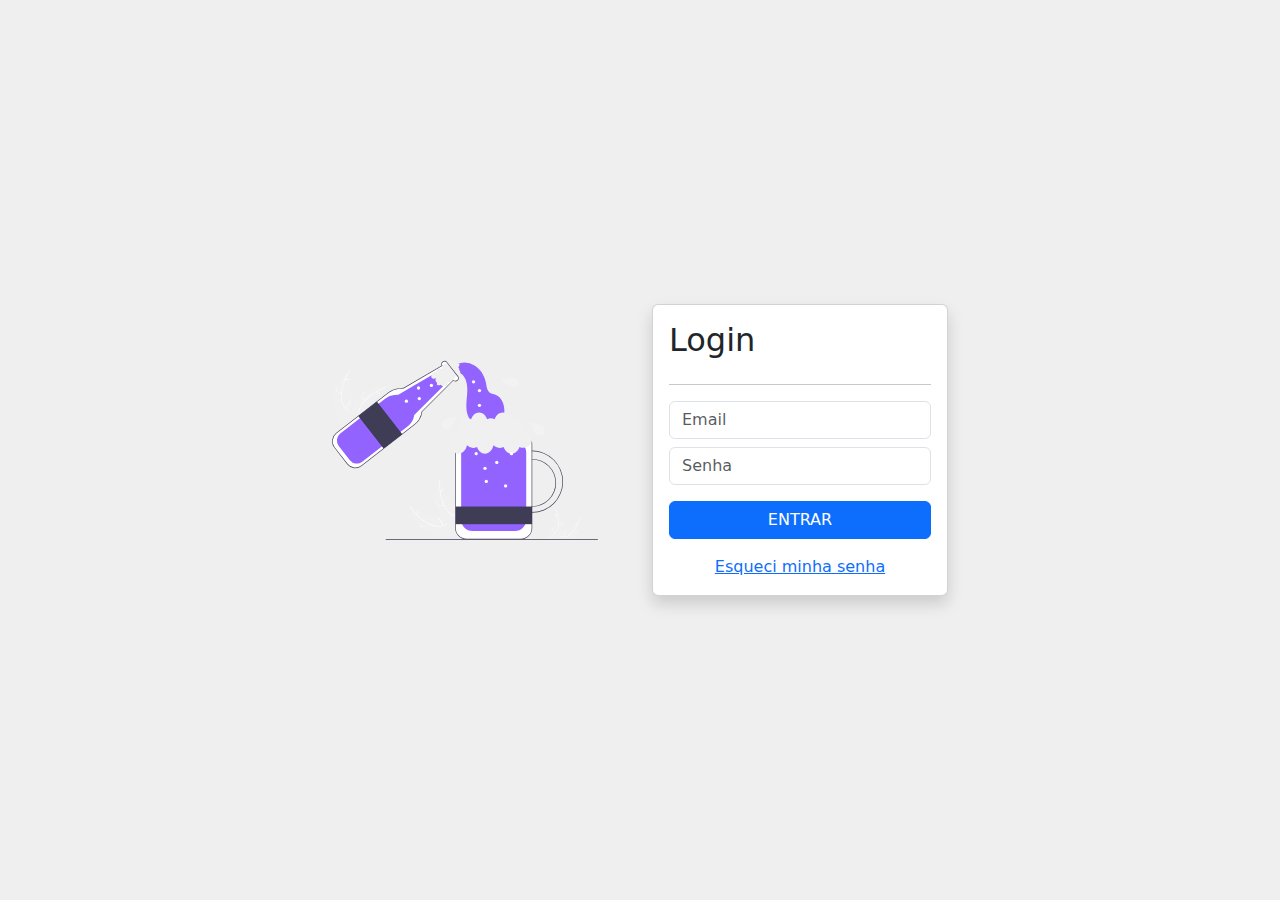
<file: index.html>
<!DOCTYPE html>
<html lang="en">
<head>
    <meta charset="UTF-8">
    <meta http-equiv="X-UA-Compatible" content="IE=edge">
    <meta name="viewport" content="width=device-width, initial-scale=1.0">
    <title>Dashboard</title>

    <link href="https://cdn.jsdelivr.net/npm/bootstrap@5.3.3/dist/css/bootstrap.min.css" rel="stylesheet" integrity="sha384-QWTKZyjpPEjISv5WaRU9OFeRpok6YctnYmDr5pNlyT2bRjXh0JMhjY6hW+ALEwIH" crossorigin="anonymous">

    <link href="https://fonts.googleapis.com/css2?family=Material+Icons" rel="stylesheet">

    <link rel="stylesheet" href="css/custom.css">
</head>
<body class="container-fluid" style="height: 100vh;">
    
    <div style="height: 100vh;" class="row align-items-center">
        <div class="col-3 offset-3">
            <img width="90%" src="img/login.svg" alt="">
        </div>
        <div class="col-3">
            <div class="card card-body shadow">
                <h2>Login</h2>
                <hr>

                <div id="erro_email" style="display: none;" class="alert alert-danger">
                    <strong>Ops!</strong>
                    Email Invalido
                </div>
                <div id="erro_senha" style="display: none;" class="alert alert-danger">
                    <strong>Ops!</strong>
                    Senha Invalida
                </div>

                <form  action="dashboard.html">
                    <input oninput="esconderErroEmail()" id="email" class="form-control mb-2" placeholder="Email" type="email">
                    <input oninput="esconderErroSenha()" id="senha" class="form-control mb-3" placeholder="Senha" type="password">
                    <button onclick="enviar()" class="btn btn-primary w-100">ENTRAR</button>

                    <div class="mt-3 text-center">
                        <a href="">Esqueci minha senha</a>
                    </div>
                </form>
            </div>
        </div>
        
    </div>



    <script src="https://cdn.jsdelivr.net/npm/bootstrap@5.3.3/dist/js/bootstrap.bundle.min.js" integrity="sha384-YvpcrYf0tY3lHB60NNkmXc5s9fDVZLESaAA55NDzOxhy9GkcIdslK1eN7N6jIeHz" crossorigin="anonymous"></script>

    <script src="js/login.js"></script>
</body>
</html>
</file>
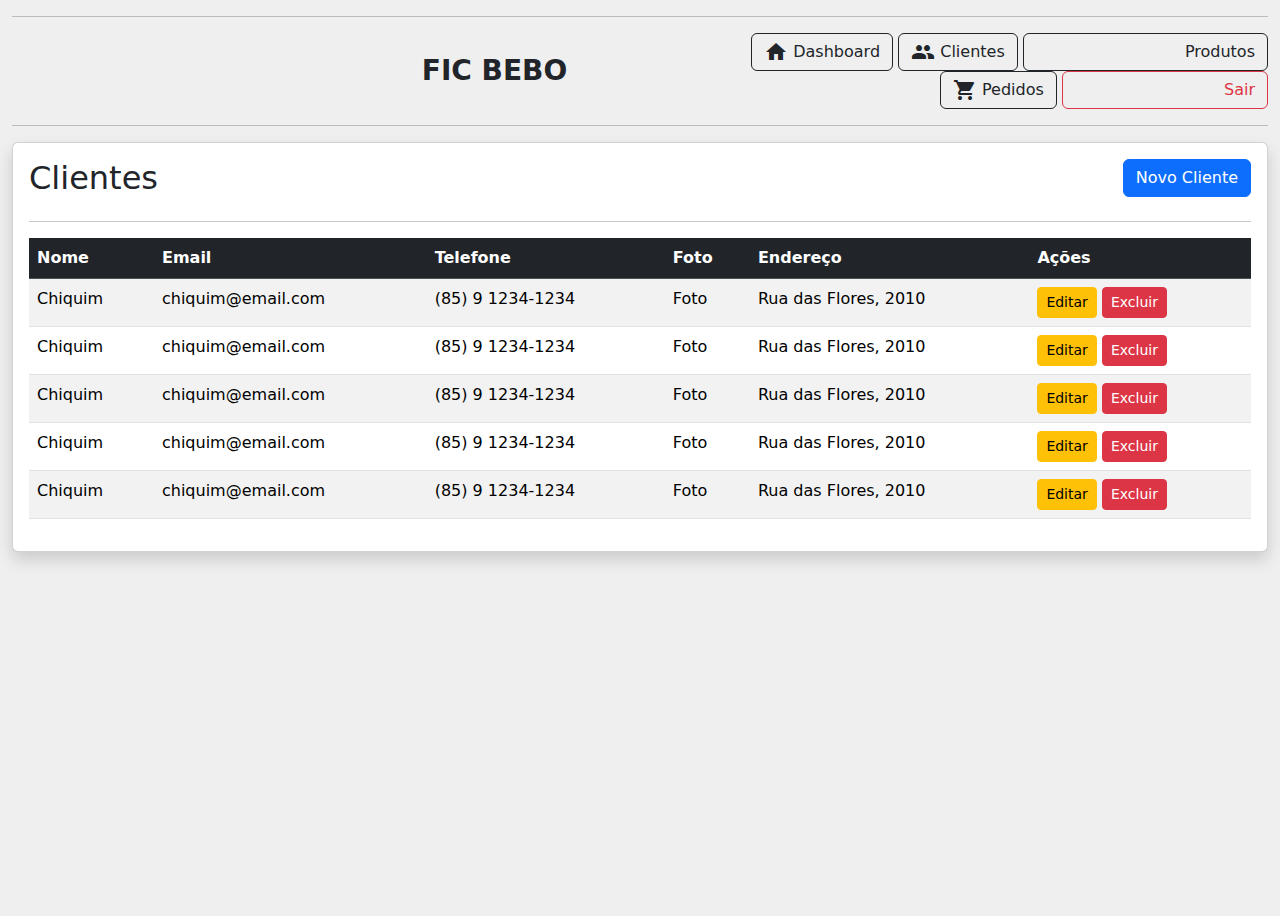
<file: clientes.html>
<!DOCTYPE html>
<html lang="en">
<head>
    <meta charset="UTF-8">
    <meta http-equiv="X-UA-Compatible" content="IE=edge">
    <meta name="viewport" content="width=device-width, initial-scale=1.0">
    <title>Dashboard</title>

    <link href="https://cdn.jsdelivr.net/npm/bootstrap@5.3.3/dist/css/bootstrap.min.css" rel="stylesheet" integrity="sha384-QWTKZyjpPEjISv5WaRU9OFeRpok6YctnYmDr5pNlyT2bRjXh0JMhjY6hW+ALEwIH" crossorigin="anonymous">

    <link href="https://fonts.googleapis.com/css2?family=Material+Icons" rel="stylesheet">

    <link rel="stylesheet" href="css/custom.css">
</head>
<body class="container-fluid" style="height: 100vh;">
    <hr>
    <nav class="row align-items-center">
        <div class="col">
            <span class="fw-bold fs-3">
                <i class="material-icons fs-1">sports_bar</i>
                FIC BEBO
            </span>
        </div>
        <div class="col text-end">
            <a class="btn btn-outline-dark" href="dashboard.html">
                <i class="material-icons">home</i>
                Dashboard
            </a>
            <a class="btn btn-outline-dark" href="clientes.html">
                <i class="material-icons">group</i>
                Clientes
            </a>
            <a class="btn btn-outline-dark" href="produtos.html">
                <i class="material-icons">liquor</i>
                Produtos
            </a>
            <a class="btn btn-outline-dark" href="pedidos.html">
                <i class="material-icons">shopping_cart</i>
                Pedidos
            </a>
            <a class="btn btn-outline-danger" href="index.html">
                <i class="material-icons">logout</i>
                Sair
            </a>
        </div>
    </nav>
    <hr>
    <section class="card card-body shadow">
        <div class="d-flex justify-content-between">
            <h2>Clientes</h2>

            <span>
                <a href="" 
                   data-bs-toggle="offcanvas" 
                   data-bs-target="#cadastro" class="btn btn-primary">
                    Novo Cliente
                </a>
            </span>
        </div>


        <hr>

        <table class="table table-striped table-hover">
            <thead class="table-dark">
                <tr>
                    <th>Nome</th>
                    <th>Email</th>
                    <th>Telefone</th>
                    <th>Foto</th>
                    <th>Endereço</th>
                    <th>Ações</th>
                </tr>
            </thead>

            <tbody>
                <tr>
                    <td>Chiquim</td>
                    <td>chiquim@email.com</td>
                    <td>(85) 9 1234-1234</td>
                    <td> Foto </td>
                    <td>Rua das Flores, 2010</td>
                    <td>
                        <a href="" class="btn btn-warning btn-sm">Editar</a>
                        <a href="" class="btn btn-danger btn-sm">Excluir</a>
                    </td>
                </tr>
                <tr>
                    <td>Chiquim</td>
                    <td>chiquim@email.com</td>
                    <td>(85) 9 1234-1234</td>
                    <td> Foto </td>
                    <td>Rua das Flores, 2010</td>
                    <td>
                        <a href="" class="btn btn-warning btn-sm">Editar</a>
                        <a href="" class="btn btn-danger btn-sm">Excluir</a>
                    </td>
                </tr>
                <tr>
                    <td>Chiquim</td>
                    <td>chiquim@email.com</td>
                    <td>(85) 9 1234-1234</td>
                    <td> Foto </td>
                    <td>Rua das Flores, 2010</td>
                    <td>
                        <a href="" class="btn btn-warning btn-sm">Editar</a>
                        <a href="" class="btn btn-danger btn-sm">Excluir</a>
                    </td>
                </tr>
                <tr>
                    <td>Chiquim</td>
                    <td>chiquim@email.com</td>
                    <td>(85) 9 1234-1234</td>
                    <td> Foto </td>
                    <td>Rua das Flores, 2010</td>
                    <td>
                        <a href="" class="btn btn-warning btn-sm">Editar</a>
                        <a href="" class="btn btn-danger btn-sm">Excluir</a>
                    </td>
                </tr>
                <tr>
                    <td>Chiquim</td>
                    <td>chiquim@email.com</td>
                    <td>(85) 9 1234-1234</td>
                    <td> Foto </td>
                    <td>Rua das Flores, 2010</td>
                    <td>
                        <a href="" class="btn btn-warning btn-sm">Editar</a>
                        <a href="" class="btn btn-danger btn-sm">Excluir</a>
                    </td>
                </tr>

            </tbody>
        </table>

          
          <div class="offcanvas offcanvas-end" tabindex="-1" id="cadastro" aria-labelledby="offcanvasExampleLabel">
            <div class="offcanvas-header">
              <h5 class="offcanvas-title" id="offcanvasExampleLabel">Novo Cliente</h5>
              <button type="button" class="btn-close" data-bs-dismiss="offcanvas" aria-label="Close"></button>
            </div>
            <div class="offcanvas-body">
                <form action="">
                    <label for="nome">Nome</label>
                    <input type="text" id="nome"
                           class="form-control mb-3" 
                           placeholder="Digite aqui">

                    <label for="email">Email</label>
                    <input type="email" id="email"
                            class="form-control mb-3" 
                            placeholder="Digite aqui">

                    <label for="telefone">Telefone</label>
                    <input type="text" id="telefone"
                            class="form-control mb-3" 
                            placeholder="Digite aqui">

                    <label for="foto">URL da Foto</label>
                    <input type="url" id="foto"
                            class="form-control mb-3" 
                            placeholder="Digite aqui">

                    <label for="endereco">Endereço</label>
                    <textarea id="endereco"
                        class="form-control mb-3" 
                        placeholder="Digite aqui"></textarea>

                    <button class="btn btn-primary w-100">
                        PRONTO
                    </button>
                </form>
            </div>
          </div>

    </section>

    <script src="https://cdn.jsdelivr.net/npm/bootstrap@5.3.3/dist/js/bootstrap.bundle.min.js" integrity="sha384-YvpcrYf0tY3lHB60NNkmXc5s9fDVZLESaAA55NDzOxhy9GkcIdslK1eN7N6jIeHz" crossorigin="anonymous"></script>
</body>
</html>
</file>
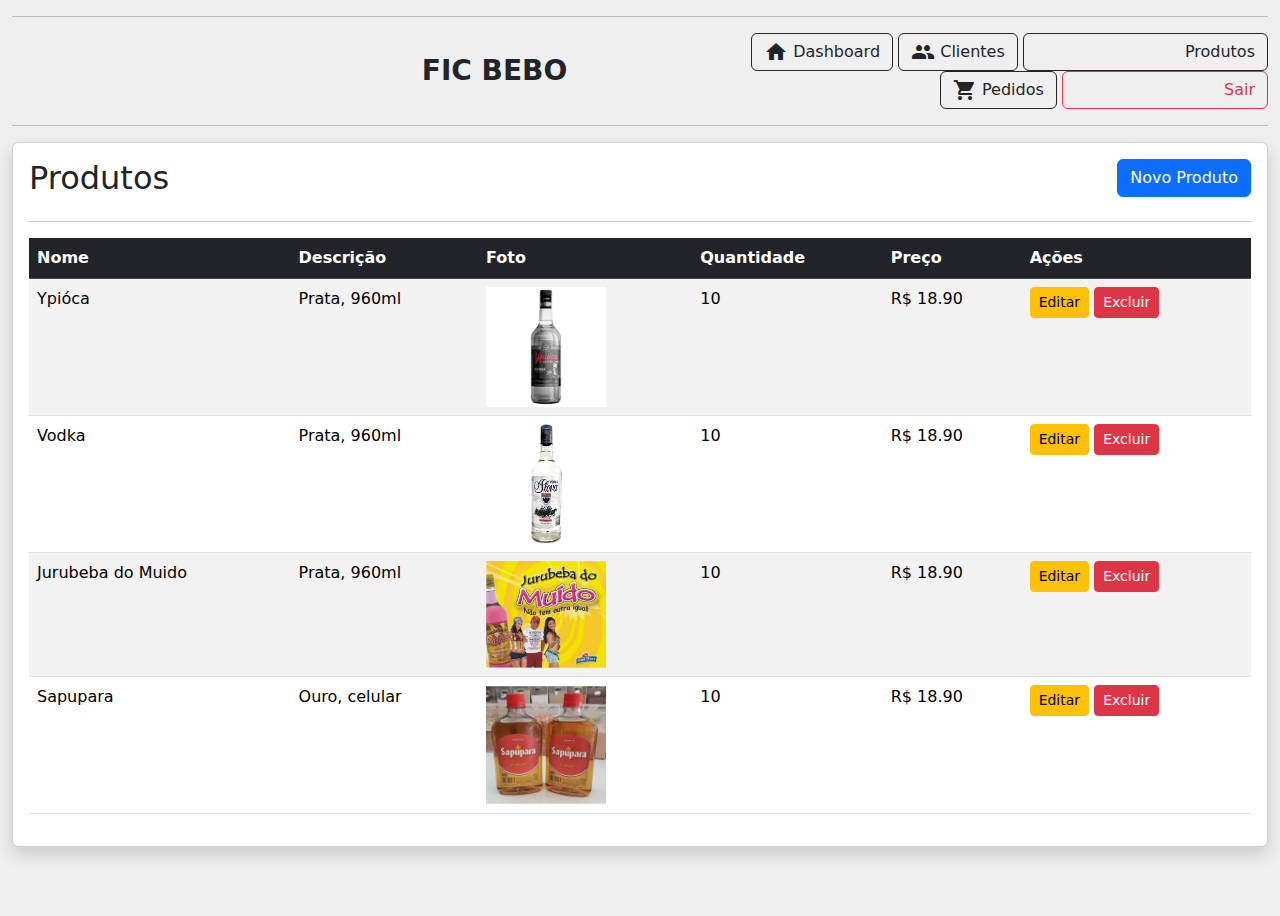
<file: produtos.html>
<!DOCTYPE html>
<html lang="en">
<head>
    <meta charset="UTF-8">
    <meta http-equiv="X-UA-Compatible" content="IE=edge">
    <meta name="viewport" content="width=device-width, initial-scale=1.0">
    <title>Dashboard</title>

    <link href="https://cdn.jsdelivr.net/npm/bootstrap@5.3.3/dist/css/bootstrap.min.css" rel="stylesheet" integrity="sha384-QWTKZyjpPEjISv5WaRU9OFeRpok6YctnYmDr5pNlyT2bRjXh0JMhjY6hW+ALEwIH" crossorigin="anonymous">

    <link href="https://fonts.googleapis.com/css2?family=Material+Icons" rel="stylesheet">

    <link rel="stylesheet" href="css/custom.css">
</head>
<body class="container-fluid" style="height: 100vh;">
    <hr>
    <nav class="row align-items-center">
        <div class="col">
            <span class="fw-bold fs-3">
                <i class="material-icons fs-1">sports_bar</i>
                FIC BEBO
            </span>
        </div>
        <div class="col text-end">
            <a class="btn btn-outline-dark" href="dashboard.html">
                <i class="material-icons">home</i>
                Dashboard
            </a>
            <a class="btn btn-outline-dark" href="clientes.html">
                <i class="material-icons">group</i>
                Clientes
            </a>
            <a class="btn btn-outline-dark" href="produtos.html">
                <i class="material-icons">liquor</i>
                Produtos
            </a>
            <a class="btn btn-outline-dark" href="pedidos.html">
                <i class="material-icons">shopping_cart</i>
                Pedidos
            </a>
            <a class="btn btn-outline-danger" href="index.html">
                <i class="material-icons">logout</i>
                Sair
            </a>
        </div>
    </nav>
    <hr>
    <section class="card card-body shadow">
        <div class="d-flex justify-content-between">
            <h2>Produtos</h2>

            <span>
                <a href="" 
                   data-bs-toggle="offcanvas" 
                   data-bs-target="#cadastro" class="btn btn-primary">
                    Novo Produto
                </a>
            </span>
        </div>
        <hr>

        <table class="table table-hover table-striped">
            <thead class="table-dark">
                <tr>
                    <th>Nome</th>
                    <th>Descrição</th>
                    <th>Foto</th>
                    <th>Quantidade</th>
                    <th>Preço</th>
                    <th>Ações</th>
                </tr>
            </thead>
            <tbody>
                <tr>
                    <td>Ypióca</td>
                    <td>Prata, 960ml</td>
                    <td> <img width="120px" src="img/ypioca.jpg" alt=""> </td>
                    <td>10</td>
                    <td>R$ 18.90</td>
                    <td>
                        <a class="btn btn-warning btn-sm" href="">Editar</a>
                        <a class="btn btn-danger btn-sm" href="">Excluir</a>
                    </td>
                </tr>
                <tr>
                    <td>Vodka</td>
                    <td>Prata, 960ml</td>
                    <td> <img width="120px" src="img/slova.jpeg" alt=""> </td>
                    <td>10</td>
                    <td>R$ 18.90</td>
                    <td>
                        <a class="btn btn-warning btn-sm" href="">Editar</a>
                        <a class="btn btn-danger btn-sm" href="">Excluir</a>
                    </td>
                </tr>
                <tr>
                    <td>Jurubeba do Muido</td>
                    <td>Prata, 960ml</td>
                    <td> <img width="120px" src="img/jurubeba.jpg" alt=""> </td>
                    <td>10</td>
                    <td>R$ 18.90</td>
                    <td>
                        <a class="btn btn-warning btn-sm" href="">Editar</a>
                        <a class="btn btn-danger btn-sm" href="">Excluir</a>
                    </td>
                </tr>
                <tr>
                    <td>Sapupara</td>
                    <td>Ouro, celular</td>
                    <td> <img width="120px" src="img/sapupara.jpeg" alt=""> </td>
                    <td>10</td>
                    <td>R$ 18.90</td>
                    <td>
                        <a class="btn btn-warning btn-sm" href="">Editar</a>
                        <a class="btn btn-danger btn-sm" href="">Excluir</a>
                    </td>
                </tr>
            </tbody>
        </table>

        <div class="offcanvas offcanvas-end" tabindex="-1" id="cadastro" aria-labelledby="offcanvasExampleLabel">
            <div class="offcanvas-header">
              <h5 class="offcanvas-title" id="offcanvasExampleLabel">Novo Produto</h5>
              <button type="button" class="btn-close" data-bs-dismiss="offcanvas" aria-label="Close"></button>
            </div>
            <div class="offcanvas-body">
                <form action="">
                    <label for="nome">Nome</label>
                    <input type="text" id="nome"
                           class="form-control mb-3" 
                           placeholder="Digite aqui">

                    <label for="preco">Preço</label>
                    <input type="number" id="preco"
                            step="0.01"
                            class="form-control mb-3" 
                            placeholder="Digite aqui">

                    <label for="quantidade">Quantidade</label>
                    <input type="number" min="0" id="quantidade"
                            class="form-control mb-3" 
                            placeholder="Digite aqui">

                    <label for="foto">URL da Foto</label>
                    <input type="url" id="foto"
                            class="form-control mb-3" 
                            placeholder="Digite aqui">

                    <label for="descricao">Descrição</label>
                    <textarea id="descricao"
                        class="form-control mb-3" 
                        placeholder="Digite aqui"></textarea>

                    <button class="btn btn-primary w-100">
                        PRONTO
                    </button>
                </form>
            </div>
          </div>
    </section>

<?php include 'views/footer.html' ?>
</file>
<file: css/custom.css>
body {
  background-color: #efefef;
}

i {
  vertical-align: bottom;
}
</file>
